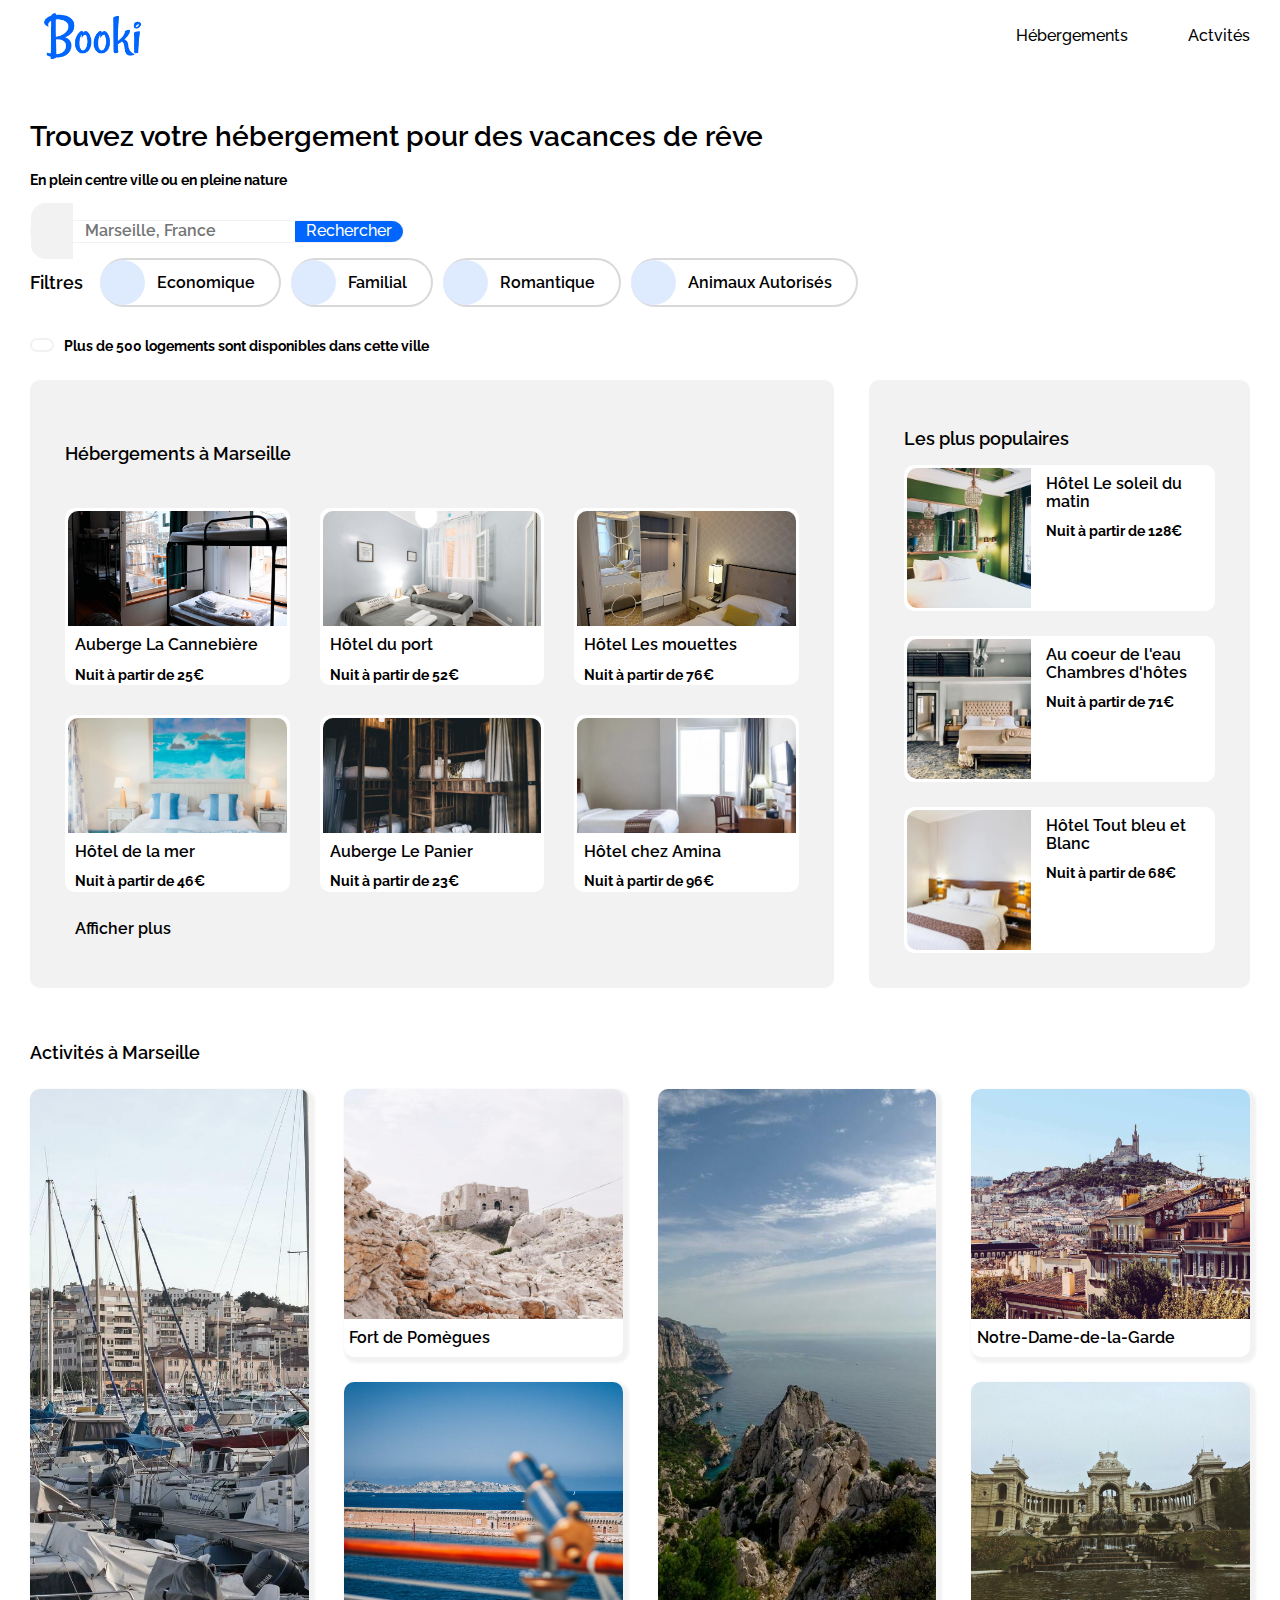
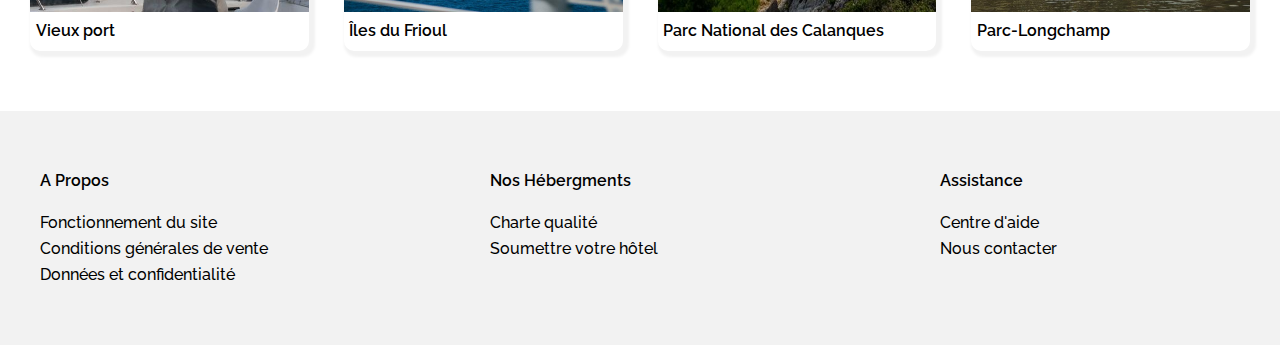
<file: index.html>
<!DOCTYPE html>
<html lang="fr">
  <head>
    <meta charset="UTF-8" />
    <meta name="viewport" content="width=device-width, initial-scale=1.0" />
    <title>Booki</title>
    <link rel="stylesheet" type="text/css" href="css/style.css" />
    <link rel="stylesheet" href="css/normalize.css" />

    <link
      rel="stylesheet"
      href="https://cdnjs.cloudflare.com/ajax/libs/font-awesome/6.1.1/css/all.min.css"
      integrity="sha512-KfkfwYDsLkIlwQp6LFnl8zNdLGxu9YAA1QvwINks4PhcElQSvqcyVLLD9aMhXd13uQjoXtEKNosOWaZqXgel0g=="
      crossorigin="anonymous"
      referrerpolicy="no-referrer"
    />
    <link rel="preconnect" href="https://fonts.googleapis.com" />
    <link rel="preconnect" href="https://fonts.gstatic.com" crossorigin />
    <link
      href="https://fonts.googleapis.com/css2?family=Raleway&display=swap"
      rel="stylesheet"
    />
    <link rel="icon" type="image/png" href="images/logo/Booki@3x.png" />
  </head>
  <!--header-nav-->
  <body>
    <header class="header">
      <div id="logo">
        <img src="./images/logo/Booki@3x.png" alt="logo" />
      </div>

      <nav id="nav">
        <ul>
          <li><a href="#sectionHebergements">Hébergements</a></li>
          <li><a href="#SectionActivites">Actvités</a></li>
        </ul>
      </nav>
    </header>
    <!--recherche-bouton-->
    <main>
      <div class="main_section">
        <section id="sectionrecherche">
          <h1>Trouvez votre hébergement pour des vacances de rêve</h1>
          <p>En plein centre ville ou en pleine nature</p>
          <div class="Recherche">
            <form class="flex-form" method="post" action="traitement.php">
              <label id="from" for="RechercheVille">
                <span class="fa-solid fa-location-dot"></span>
              </label>
              <input
                type="search"
                placeholder="Marseille, France"
                name="recherche"
                id="RechercheVille"
                required
              />
              <button class="search-button">
                <i class="fas fa-search"></i><span>Rechercher</span>
              </button>
            </form>
          </div>
          <div class="filter">
            <h2>Filtres</h2>
            <div class="filter_button">
              <button>
                <i class="blue-icon fas fa-money-bill-wave"></i
                ><span>Economique</span>
              </button>
              <button>
                <i class="blue-icon fas fa-child-reaching"></i
                ><span>Familial</span>
              </button>
              <button>
                <i class="blue-icon fas fa-heart"></i><span>Romantique</span>
              </button>
              <button>
                <i class="blue-icon fas fa-dog"></i
                ><span>Animaux Autorisés</span>
              </button>
            </div>
          </div>
          <div id="info_nombre">
            <p>
              <i class="fa-solid fa-info"></i> Plus de 500 logements sont
              disponibles dans cette ville
            </p>
          </div>
        </section>
        <!--principal-->
        <div id="Section1">
          <section id="sectionHebergements">
            <h2 id="ancreHebergement">Hébergements à Marseille</h2>
            <div class="cartes">
              <a href="#" class="carteH">
                <img
                  src="images/hebergement/3_medium/marcus-loke-WQJvWU_HZFo-unsplash.jpg"
                  alt="Auberge Cannebière"
                />
                <div class="descriptionH">
                  <div class="textcartes">
                    <h3>Auberge La Cannebière</h3>
                  <div class="prix">
                    <p>Nuit à partir de 25€</p>
                  </div>
                  </div>
                  <div class="etoile">
                    <i class="fa-solid fa-star"></i>
                    <i class="fa-solid fa-star"></i>
                    <i class="fa-solid fa-star"></i>
                    <i class="fa-solid fa-star"></i>
                    <i class="fa-solid fa-star grey"></i>
                  </div>
                </div>
              </a>
              <a href="#" class="carteH">
                <img
                  src="images/hebergement/3_medium/fred-kleber-gTbaxaVLvsg-unsplash.jpg"
                  alt="hotel du port"
                />
                <div class="descriptionH">
                  <div class="textcartes">
                    <h3>Hôtel du port</h3>
                    <div class="prix">
                      <p>Nuit à partir de 52€</p>
                    </div>
                  </div>
                  <div class="etoile">
                    <i class="fa-solid fa-star"></i>
                    <i class="fa-solid fa-star"></i>
                    <i class="fa-solid fa-star"></i>
                    <i class="fa-solid fa-star"></i>
                    <i class="fa-solid fa-star"></i>
                  </div>
                </div>
              </a>
              <a href="#" class="carteH">
                <img
                  src="images/hebergement/3_medium/reisetopia-B8WIgxA_PFU-unsplash.jpg"
                  alt="hotel les mouettes"
                />
                <div class="descriptionH">
                  <div class="textcartes">
                    <h3>Hôtel Les mouettes</h3>
                    <div class="prix">
                      <p>Nuit à partir de 76€</p>
                    </div>
                  </div>
                  <div class="etoile">
                    <i class="fa-solid fa-star"></i>
                    <i class="fa-solid fa-star"></i>
                    <i class="fa-solid fa-star"></i>
                    <i class="fa-solid fa-star"></i>
                    <i class="fa-solid fa-star grey"></i>
                  </div>
                </div>
              </a>
              <a href="#" class="carteH">
                <img
                  src="images/hebergement/3_medium/annie-spratt-Eg1qcIitAuA-unsplash.jpg"
                  alt="hotel de la mer"
                />
                <div class="descriptionH">
                  <div class="textcartes">
                    <h3>Hôtel de la mer</h3>
                    <div class="prix">
                      <p>Nuit à partir de 46€</p>
                    </div>
                  </div>
                  <div class="etoile">
                    <i class="fa-solid fa-star"></i>
                    <i class="fa-solid fa-star"></i>
                    <i class="fa-solid fa-star"></i>
                    <i class="fa-solid fa-star grey"></i>
                    <i class="fa-solid fa-star grey"></i>
                  </div>
                </div>
              </a>
              <a href="#" class="carteH">
                <img
                  src="images/hebergement/3_medium/nicate-lee-kT-ZyaiwBe0-unsplash.jpg"
                  alt="Auberge le panier"
                />
                <div class="descriptionH">
                  <div class="textcartes">
                    <h3>Auberge Le Panier</h3>
                    <div class="prix">
                      <p>Nuit à partir de 23€</p>
                    </div>
                  </div>
                  <div class="etoile">
                    <i class="fa-solid fa-star"></i>
                    <i class="fa-solid fa-star"></i>
                    <i class="fa-solid fa-star"></i>
                    <i class="fa-solid fa-star"></i>
                    <i class="fa-solid fa-star grey"></i>
                  </div>
                </div>
              </a>
              <a href="#" class="carteH">
                <img
                  src="images/hebergement/3_medium/febrian-zakaria-M6S1WvfW68A-unsplash.jpg"
                  alt="hotel Amina"
                />
                <div class="descriptionH">
                  <div class="textcartes">
                    <h3>Hôtel chez Amina</h3>
                    <div class="prix">
                      <p>Nuit à partir de 96€</p>
                    </div>
                  </div>
                  <div class="etoile">
                    <i class="fa-solid fa-star"></i>
                    <i class="fa-solid fa-star"></i>
                    <i class="fa-solid fa-star"></i>
                    <i class="fa-solid fa-star"></i>
                    <i class="fa-solid fa-star"></i>
                  </div>
                </div>
              </a>
            </div>

            <div class="afficher">
              <a href="#">Afficher plus</a>
            </div>
          </section>

          <section id="section_populaire">
            <div class="entetepopulaires">
              <h2>Les plus populaires</h2>
              <i class="fa-solid fa-star"></i>
            </div>
            <div class="cardpopulaire">
              <a href="#" class="populaire">
                <img
                  src="images/hebergement/4_small/emile-guillemot-Bj_rcSC5XfE-unsplash.jpg"
                  alt="Hotel soleil du matin"
                />
                <div class="description">
                  <div class="textcartes">
                    <h3>Hôtel Le soleil du matin</h3>
                    <div class="prix">
                      <p>Nuit à partir de 128€</p>
                    </div>
                  </div>
                  <div class="etoile">
                    <i class="fa-solid fa-star"></i>
                    <i class="fa-solid fa-star"></i>
                    <i class="fa-solid fa-star"></i>
                    <i class="fa-solid fa-star"></i>
                    <i class="fa-solid fa-star"></i>
                  </div>
                </div>
              </a>
              <a href="#" class="populaire">
                <img
                  src="images/hebergement/4_small/aw-creative-VGs8z60yT2c-unsplash.jpg"
                  alt="chmabre d'hotes"
                />
                <div class="description">
                  <div class="textcartes">
                    <h3>Au coeur de l'eau Chambres d'hôtes</h3>
                    <div class="prix">
                      <p>Nuit à partir de 71€</p>
                    </div>
                  </div>
                  <div class="etoile">
                    <i class="fa-solid fa-star"></i>
                    <i class="fa-solid fa-star"></i>
                    <i class="fa-solid fa-star"></i>
                    <i class="fa-solid fa-star"></i>
                    <i class="fa-solid fa-star grey"></i>
                  </div>
                </div>
              </a>
              <a href="#" class="populaire">
                <img
                  src="images/hebergement/4_small/febrian-zakaria-sjvU0THccQA-unsplash.jpg"
                  alt="Hotel bleu et banc"
                />
                <div class="description">
                  <div class="textcartes">
                    <h3>Hôtel Tout bleu et Blanc</h3>
                    <div class="prix">
                      <p>Nuit à partir de 68€</p>
                    </div>
                  </div>
                  <div class="etoile">
                    <i class="fa-solid fa-star"></i>
                    <i class="fa-solid fa-star"></i>
                    <i class="fa-solid fa-star"></i>
                    <i class="fa-solid fa-star"></i>
                    <i class="fa-solid fa-star grey"></i>
                  </div>
                </div>
              </a>
            </div>
          </section>
        </div>
        <aside id="SectionActivites">
          <h2 id="ancreActvite">Activités à Marseille</h2>
          <div class="organisation">
            <div class="bloc1">
              <a href="#" class="element1">
                <div class="activity_cover">
                  <img
                    src="images/activites/3_medium/reno-laithienne-QUgJhdY5Fyk-unsplash.jpg"
                    alt="Vieux Port"
                  />
                </div>
                <h3>Vieux port</h3>
              </a>
            </div>
            <div class="bloc2">
              <a href="#" class="element2">
                <div class="activity_cover">
                  <img
                    src="images/activites/3_medium/paul-hermann-QFTrLdQIRhI-unsplash.jpg"
                    alt="Fort Pomegues"
                  />
                </div>
                <h3>Fort de Pomègues</h3>
              </a>
              <a href="#" class="element2">
                <div class="activity_cover">
                  <img
                    src="images/activites/3_medium/kevin-hikari-rV_Qd1l-VXg-unsplash.jpg"
                    alt="iles Frioul"
                  />
                </div>
                <h3>Îles du Frioul</h3>
              </a>
            </div>
            <div class="bloc1">
              <a href="#" class="element1">
                <div class="activity_cover">
                  <img
                    src="images/activites/3_medium/kilyan-sockalingum-NR8-cBCN3aI-unsplash.jpg"
                    alt="parc national"
                  />
                </div>
                <h3>Parc National des Calanques</h3>
              </a>
            </div>
            <div class="bloc2">
              <a href="#" class="element2">
                <div class="activity_cover">
                  <img
                    src="images/activites/3_medium/florian-wehde-xW9e8gdotxI-unsplash.jpg"
                    alt="Notre dame de la garde"
                  />
                </div>
                <h3>Notre-Dame-de-la-Garde</h3>
              </a>
              <a href="#" class="element2">
                <div class="activity_cover">
                  <img
                    src="images/activites/3_medium/lena-paulin-wH2-EJoDcV0-unsplash.jpg"
                    alt="Parc Longchamp"
                  />
                </div>
                <h3>Parc-Longchamp</h3>
              </a>
            </div>
          </div>
        </aside>
      </div>
    </main>
    <!--footer-->
    <footer>
      <nav>
        <h4>A Propos</h4>
        <ul>
          <li><a href="#"> Fonctionnement du site</a></li>
          <li><a href="#"> Conditions générales de vente</a></li>
          <li><a href="#"> Données et confidentialité</a></li>
        </ul>
      </nav>

      <nav>
        <h4>Nos Hébergments</h4>
        <ul>
          <li><a href="#"> Charte qualité</a></li>
          <li><a href="#"> Soumettre votre hôtel</a></li>
        </ul>
      </nav>

      <nav>
        <h4>Assistance</h4>
        <ul>
          <li><a href="#"> Centre d'aide</a></li>
          <li><a href="#"> Nous contacter</a></li>
        </ul>
      </nav>
    </footer>
  </body>
</html>
</file>
<file: css/style.css>
@import url("https://fonts.googleapis.com/css2?family=Raleway&display=swap");

* {
  box-sizing: content-box;
  font-family: "Raleway", sans-serif;
  font-weight: 500;
}
body {
  background-color: white;
  color: black;
  font-weight: normal;
  display: flex;
  flex-direction: column;
  margin: 0px;
  gap: 30px;
}
/**header-nav**/
header {
  display: flex;
  flex-direction: row;
  justify-content: space-between;
  align-items: center;
}

h1,
h2,
h3,
.filter a {
  font-family: "Raleway", sans-serif;
  font-weight: 600;
}
H1 {
  font-size: 20px;
}
h2 {
  font-size: 18px;
}
h3 {
  margin-top: 10px;
  margin-bottom: 10px;
  font-size: 16px;
}
p {
  font-family: "Raleway", sans-serif;
  margin-top: 1%;
  margin-bottom: 1%;
  font-size: 14px;
}
#logo {
  display: flex;
  flex-direction: row;
  align-items: baseline;
}
#logo img {
  width: 50%;
  margin-left: 20px;
}
header nav ul {
  list-style-type: none;
  display: flex;
  font-family: "Raleway", sans-serif;
  padding: 0px;
  margin: 0px;
}
header nav a {
  color: black;
  padding: 0px 30px;
  text-decoration: none;
  height: 70px;
  display: flex;
  align-items: center;
  box-sizing: border-box;
}
header nav a:hover {
  color: #0065fc;
  border-bottom: none;
  border-top: 3px solid #0065fc;
  box-sizing: border-box;
}
.main_section {
  padding: 0 30px;
}
/**recherche-bouton**/
#sectionrecherche {
  padding-bottom: 10px;
}
.recherche {
  display: flex;
  flex-direction: column;
  width: 100%;
  font-family: "Raleway", sans-serif;
  margin-top: 2%;
}
#from span {
  background: #f2f2f2;
  border: 1px solid #f2f2f2;
  color: black;
  padding: 20px 20px;
  cursor: pointer;
  border-radius: 15px 0px 0px 15px;
  margin: 0;
}
.flex-form {
  display: inline-flex;

  position: relative;

  border: 1px solid #f2f2f2;
  color: black;
  border-radius: 15px 15px 15px 15px;
  margin-top: 20px;
}
.flex-form .search-button {
  background: #0065fc;
  border: 1px solid #0065fc;
  font-family: "Raleway", sans-serif;
  font-weight: 600;
  color: #fff;
  padding: 0 10px;
  cursor: pointer;
  border-radius: 0px 15px 15px 0px;
  display: block;
}
.search-button i {
  display: none;
}
.flex-form #RechercheVille {
  border: 0;
  background: #fff;
  color: black;
  font-family: "Raleway", sans-serif;
  font-weight: 600;
  margin: 0px 10px;
  outline: none;
}
.filter {
  display: flex;
  flex-direction: row;
  flex-wrap: wrap;
  align-items: center;
  margin: 15px 0px;
  gap: 17px;
}
.filter h2 {
  font-weight: 600;
}
.filter_button {
  display: flex;
  flex-direction: row;
  gap: 10px;
}

.filter button {
  display: flex;
  align-items: center;
  border: 2px solid #d9d9d9;
  border-radius: 100px;
  border-left: #deebff;
  padding: 0px 12px 0px 0px;
  height: 45px;
  background-color: white;
 
}
.filter span {
  padding: 0px 12px;
  font-family: "Raleway", sans-serif;
  font-weight: 600;
}

.filter button:hover {
  background-color: #deebff;
}
.blue-icon {
  color: #0065fc;
  background-color: #deebff;
  border-radius: 100%;
  width: 45px;
  height: 45px;
  text-align: center;
  line-height: 3 !important;
}
#info_nombre {
  display: flex;
  flex-direction: row;
  position: relative;
}
#info_nombre p {
  display: flex;
  align-items: center;
  gap: 10px;
}
.fa-info {
  background: white;
  border: 2px solid #f2f2f2;
  color: #0065fc;
  border-radius: 60px;
  padding: 5px 10px 5px 10px;
}
/**principal**/

#Section1 {
  display: flex;
  gap: 35px;
  box-sizing: border-box;
  width: 100%;
}

#sectionHebergements {
  background-color: #f2f2f2;
  display: flex;
  flex-direction: column;
  justify-content: space-around;
  border-radius: 10px;
  padding: 35px;
  box-sizing: border-box;
  width: 100%;
}
.cartes {
  display: flex;
  flex-flow: row wrap;
  justify-content: space-between;
  gap: 30px;
}
.carteH {
  display: flex;
  flex-direction: column;
  background-color: white;
  border-radius: 10px;
  min-width: 30%;
  text-decoration: none;
  color: #000000;
  flex: 1;
}
.carteH img {
  width: auto;
  height: 115px;
  object-fit: cover;
  border-radius: 10px 10px 0px 0px;
  margin: 3px 3px 0px 3px;
}
.descriptionH {
  display: flex;
  flex-flow: column nowrap;
  height: 100%;
  margin-left: 10px;
  justify-content: space-between;
}
.afficher a {
  font-family: "Raleway", sans-serif;
  color: black;
  padding: 10px;
  text-decoration: none;
  font-weight: 600;
}

#section_populaire {
  background-color: #f2f2f2;
  display: flex;
  flex-direction: column;
  align-items: center;
  border-radius: 10px;
  padding: 35px;
  width: 40%;
}
.entetepopulaires {
  display: flex;
  flex-direction: row;
  justify-content: space-between;
  align-items: center;
  text-align: start;
  width: 100%;
}
.entetepopulaires .fa-solid {
  color: #000000;
  font-size: 18px;
}
.cardpopulaire {
  display: flex;
  flex-direction: column;
  flex: 12px;
  gap: 25px;
}
#section_populaire .populaire {
  display: flex;
  flex-direction: row;
  background-color: white;
  border-radius: 10px;
  align-items: flex-start;
  text-decoration: none;
  color: #000000;
  width: 100%;
  position: relative;
  height: fit-content;
}
.description {
  display: flex;
  flex-direction: column;
  justify-content: space-between;
  padding-left: 15px;
  padding-right: 2%;
  text-align: start;
  height: 100%;
  width: 50%;
}
.description .etoile {
  bottom: 0;
}
.fa-solid {
  color: #0065fc;
  font-size: 12px;
  margin-bottom: 5px;
  margin-top: 3px;
}
.grey {
  color: #f2f2f2;
  font-size: 12px;
  margin-bottom: 5px;
  margin-top: 3px;
}
.textcartes {
  display: flex;
  flex-flow: column nowrap;
  text-align: left;
}
.populaire img {
  width: 40%;
  height: 140px;
  object-fit: cover;
  margin: 3px 0px 3px 3px;
  border-radius: 10px 0px 0px 10px;
  box-sizing: border-box;
  max-width: 100%;
  max-height: 100%;
}
.prix,p {
  font-weight: bold;
}
#SectionActivites {
  display: flex;
  margin-top: 30px;
  box-sizing: border-box;
  width: 100%;
  height: 100%;
  flex-direction: column;
  align-items: flex-start;
  margin-bottom: 30px;
}
#SectionActivites h2 {
  margin: 25px 0px;
  width: inherit;
}
#SectionActivites h3 {
  margin-left: 2%;
}
.organisation {
  display: flex;
  flex-direction: row;
  gap: 35px;
  box-sizing: border-box;
  width: 100%;
}
.bloc1,
.bloc2 {
  display: flex;
  flex: 1;
  flex-direction: column;
  align-items: flex-start;
  background-color: white;
  justify-content: space-between;
  width: 25%;
  gap: 25px;
}
.element1 {
  background-color: white;
  border-radius: 10px;
  border-color: #f2f2f2;
  box-shadow: #f2f2f2 3px 3px 3px 3px;
  width: 100%;
  height: 100%;
  text-decoration: none;
  color: #000000;
  display: flex;
  flex-direction: column;
}
.element2 {
  background-color: white;
  border-radius: 10px;
  border-color: #f2f2f2;
  box-shadow: #f2f2f2 3px 3px 3px 3px;
  width: 100%;
  height: 100%;
  text-decoration: none;
  color: #000000;
}
.element1 img {
  width: 330px;
  height: 350px;
  object-fit: cover;
  border-radius: 10px 10px 0px 0px;
  max-width: 100%;
  max-height: 100%;
}
.element2 {
  display: flex;
  flex-direction: column;
  justify-content: space-between;
}
.element2 img {
  width: 330px;
  height: 150px;
  object-fit: cover;
  border-radius: 10px 10px 0px 0px;
  max-width: 100%;
  max-height: 100%;
}
.activity_cover img {
  height: 100%;
  width: 100%;
}
a.element1 .activity_cover {
  width: 100%;
  height: 100%;
}
a.element2 .activity_cover {
  height: 230px;
  width: 100%;
}
/**footer**/
footer {
  display: flex;
  font-family: "Raleway", sans-serif;
  justify-content: space-between;
  padding: 40px;
  border: #f2f2f2;
  background-color: #f2f2f2;
  width: auto;
  margin-bottom: 10px;
}
footer nav {
  width: 25%;
  height: 99%;
}
footer nav ul {
  padding: 0%;
  line-height: 23px;
}
footer nav h4 {
  font-family: "Raleway", sans-serif;
  font-weight: 600;
}
footer nav li {
  display: flex;
  list-style-type: none;
}
footer nav h4 {
  width: 100%;
}
footer nav a {
  padding-bottom: 3px;
  text-decoration: none;
  color: black;
}
/**tablette**/

@media screen and (max-width: 992px) {
  body {
    max-width: 992px;
    min-width: 768px;
  }
  h1,
  h2,
  header {
    font-size: 20px;
  }
  h3,
  p,
  .fa-solid,
  .afficher,
  .lignefilter p,
  .filter a,
  .checboxfilter,
  .flex-form,
  footer nav {
    font-size: 80%;
  }

  #Section1 {
    display: flex;
    flex-direction: column;
    gap: 20px;
  }
  #section_populaire {
    order: -1;
    box-sizing: content-box;
    padding: 0px 15px 30px 15px;
    border-radius: 10px;
    width: auto;
  }
  #sectionHebergements,
  #section_populaire {
    padding: 15px;
  }
  .populaire {
    height: 30%;
  }
  .populaire img {
    width: 40%;
    height: 135px;
    max-height: 150px;
    object-fit: cover;
    margin: 2%;
  }
  .cardpopulaire {
    display: flex;
    flex-direction: row;
  }
  .description {
    height: 120%;
    gap: 5px;
  }
  .element1 h3,
  .element2 h3 {
    margin-left: 5px;
    text-align: left;
  }
  .element2 {
    box-shadow: #dddcdc 0px 0px 15px 0px;
  }
  .cartes {
    display: flex;
    flex-direction: row;
  }
  .carteH {
    width: 30%;
  }
  .afficher {
    padding-top: 10px;
  }

  #SectionActivites {
    margin-top: 0%;
  }

  footer {
    padding-top: 20px;
  }
}
/**mobile**/

@media screen and (max-width: 768px) {
  body {
    width: auto;
    min-width: inherit;
    max-width: inherit;
  }
  a:hover {
    transform: scale(1.03);
  }
  p {
    font-size: 13px;
  }

  header,
  main {
    margin: 20px 0px 20px 0px;
  }
  #sectionrecherche {
    margin: 20px;
  }
  .recherche {
    display: flex;
    width: 100%;
  }

  header {
    display: flex;
    flex-direction: column;
    align-items: center;
    box-sizing: border-box;
  }
  #logo {
    justify-content: center;
  }
  header nav {
    display: flex;
    margin-top: 30px;
    text-align: center;
    width: 100%;
  }
  header nav ul {
    margin: 0%;
    margin-block: 0%;
    padding-inline-start: 0%;
    width: 100%;
  }

  header nav li {
    margin: 0%;
    width: 50%;
  }
  header nav a {
    padding: 10px 0px;
    border-bottom: 4px solid #f2f2f2;
    width: 100%;
    display: inline-block;
   
  }
  header nav a:hover {
    border-top: none;
    border-bottom: 4px solid #0065fc;
    padding: 10px 0px;
    display: inline-block;
    max-width: 100%;
    transform: none;
    transition: all 0.5s ease-in-out;
  }
  .main_section {
    padding: 0px;
  }
  h1 {
    font-size: 18px;
    text-align: left;
    word-wrap: break-word;
    width: 100%;
  }
  .flex-form #RechercheVille {
    width: 100%;
  }

  .flex-form {
    max-width: 100%;
    display: flex;
    justify-content: center;
  }
  .search-button i {
    display: block;
  }
  .search-button span {
    display: none;
  }
  .search-button {
    border-radius: 13px 13px 13px 13px;
    background: #0065fc;
    color: #ffff;
    border-style: none;
    font-weight: 600;
    min-width: 50px;
    font-size: 18px;
    margin-left: -20px;
  }
  .filter {
    margin: 10px 0px;
    gap: 10px;
    display: flex;
    flex-flow: column wrap;
    align-items: flex-start;
  }
  .filter_button {
    flex-flow: row wrap;
    gap: 10px;
  }
  .filter h2 {
    margin-bottom: 0;
  }
  .filter button {
    display: flex;
    flex-flow: row wrap;
    height: 100%;
    gap: 10px;
    justify-content: space-between;
    margin: 0;
    padding: 0;
  }
  #info_nombre {
    margin-top: 20px;
  }

  .carteH,
  .populaire {
    border-radius: 20px;
  }

  #section_populaire {
    box-sizing: border-box;
    border-radius: 0%;
    width: 90%;
  }
  #section_populaire {
    width: 100%;
  }
  .cardpopulaire {
    gap: 20px;
    flex-direction: column;
    width: 100%;
  }
  .populaire a {
    width: 35%;
  }
  .description {
    width: 60%;
    height: 150px;
  }
  .description .textcartes h3 {
    margin-top: 20px;
    margin-bottom: 5px;
  }
  .description .textcartes p {
    margin-top: 5px;
    margin-bottom: 5px;
  }
  .description .etoile {
    margin: 20px 0px;
  }

  #sectionHebergements {
    box-sizing: content-box;
    width: auto;
    background-color: #fff;
    margin: 0;
    padding: 0px 20px 30px 20px;
    gap: 30px;
  }
  #sectionHebergements h2 {
    margin: 0;
  }
  .cartes {
    flex-direction: column;
    width: auto;
    height: auto;
    gap: 20px;
  }
  .carteH {
    background-color: white;
    border-color: #f2f2f2;
    box-shadow: #f2f2f2 3px 3px 3px 3px;
    width: auto;
    height: auto;
  }
  .carteH img {
    width: 99%;
    border-radius: 20px 20px 0px 0px;
  }
  .descriptionH {
    height: 110%;
    margin-left: 15px;
  }
  .textcartes h3 {
    margin-top: 5px;
    margin-bottom: 3px;
  }
  .textcartes p {
    margin-top: 0%;
    margin-bottom: 0%;
  }

  #SectionActivites {
    width: 100%;
    background-color: #fff;
    margin: 0;
    padding: 0px 20px;
    gap: 20px;
    margin-top: 0%;
  }
  #SectionActivites h2 {
    margin: 0px;
    width: inherit;
  }
  .organisation {
    display: flex;
    flex-direction: column;
    width: inherit;
    gap: 0%;
  }
  .bloc1,
  .bloc2 {
    width: 100%;
    gap: 0;
  }
  .element1 img,
  .element2 img {
    width: 100%;
    height: 115px;
    border-radius: 10px 10px 0px 0px;
  }
  .element1,
  .element2 {
    width: 100%;
    margin-bottom: 20px;
    border-radius: 10px;
  }
  a.element2 .activity_cover {
    height: 100%;
    width: 100%;
  }
  footer {
    display: flex;
    flex-direction: column;
    padding: 0%;
    margin-bottom: 20px;
  }
  footer nav {
    display: flex;
    flex-direction: column;
    width: auto;
    padding: 0px 30px;
  }
  footer nav h4 {
    margin: 30px 0px 5px 0px;
  }
}
</file>
